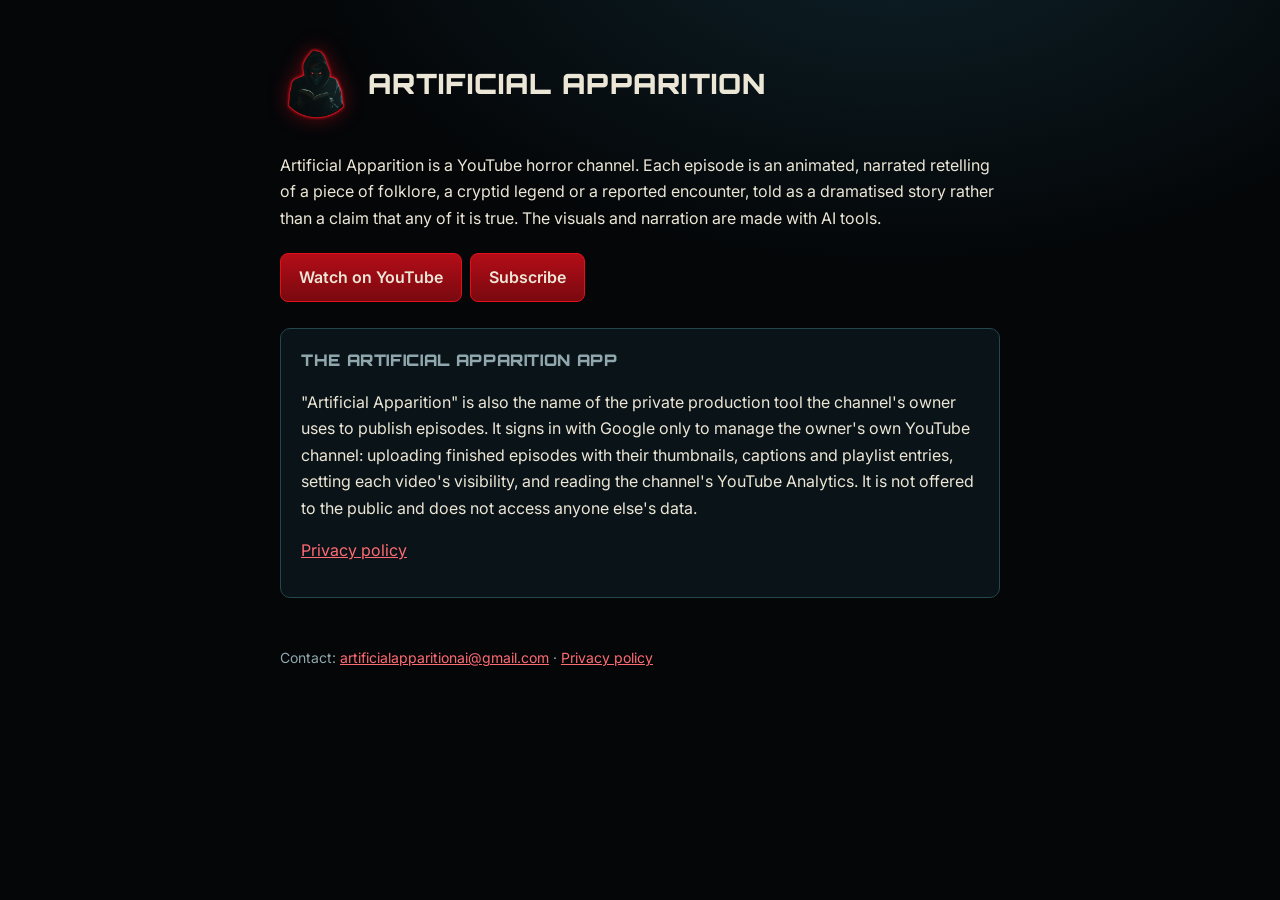
<file: index.html>
<!doctype html>
<html lang="en">
<head>
  <meta charset="utf-8">
  <meta name="viewport" content="width=device-width, initial-scale=1">
  <title>Artificial Apparition</title>
  <meta name="description" content="Artificial Apparition: animated retellings of folklore, cryptid legends and reported encounters on YouTube.">
  <link rel="icon" href="mascot.png">
  <link rel="preconnect" href="https://fonts.googleapis.com">
  <link rel="preconnect" href="https://fonts.gstatic.com" crossorigin>
  <link href="https://fonts.googleapis.com/css2?family=Orbitron:wght@900&family=Inter:wght@400;600&display=swap" rel="stylesheet">
  <link rel="stylesheet" href="style.css">
</head>
<body>
  <main>
    <header><img src="mascot.png" alt="Artificial Apparition mascot"><h1>Artificial Apparition</h1></header>
    <p>Artificial Apparition is a YouTube horror channel. Each episode is an animated, narrated retelling of a piece of folklore, a cryptid legend or a reported encounter, told as a dramatised story rather than a claim that any of it is true. The visuals and narration are made with AI tools.</p>
    <p><a class="btn" href="https://www.youtube.com/@ArtificialApparition">Watch on YouTube</a><a class="btn" href="https://www.youtube.com/channel/UCKYBq8rWYTdAkTmI_tVh1Zg?sub_confirmation=1">Subscribe</a></p>

    <div class="card">
      <h2 style="margin-top:0">The Artificial Apparition app</h2>
      <p>"Artificial Apparition" is also the name of the private production tool the channel's owner uses to publish episodes. It signs in with Google only to manage the owner's own YouTube channel: uploading finished episodes with their thumbnails, captions and playlist entries, setting each video's visibility, and reading the channel's YouTube Analytics. It is not offered to the public and does not access anyone else's data.</p>
      <p><a href="privacy.html">Privacy policy</a></p>
    </div>

    <footer>Contact: <a href="mailto:artificialapparitionai@gmail.com">artificialapparitionai@gmail.com</a> · <a href="privacy.html">Privacy policy</a></footer>
  </main>
</body>
</html>
</file>
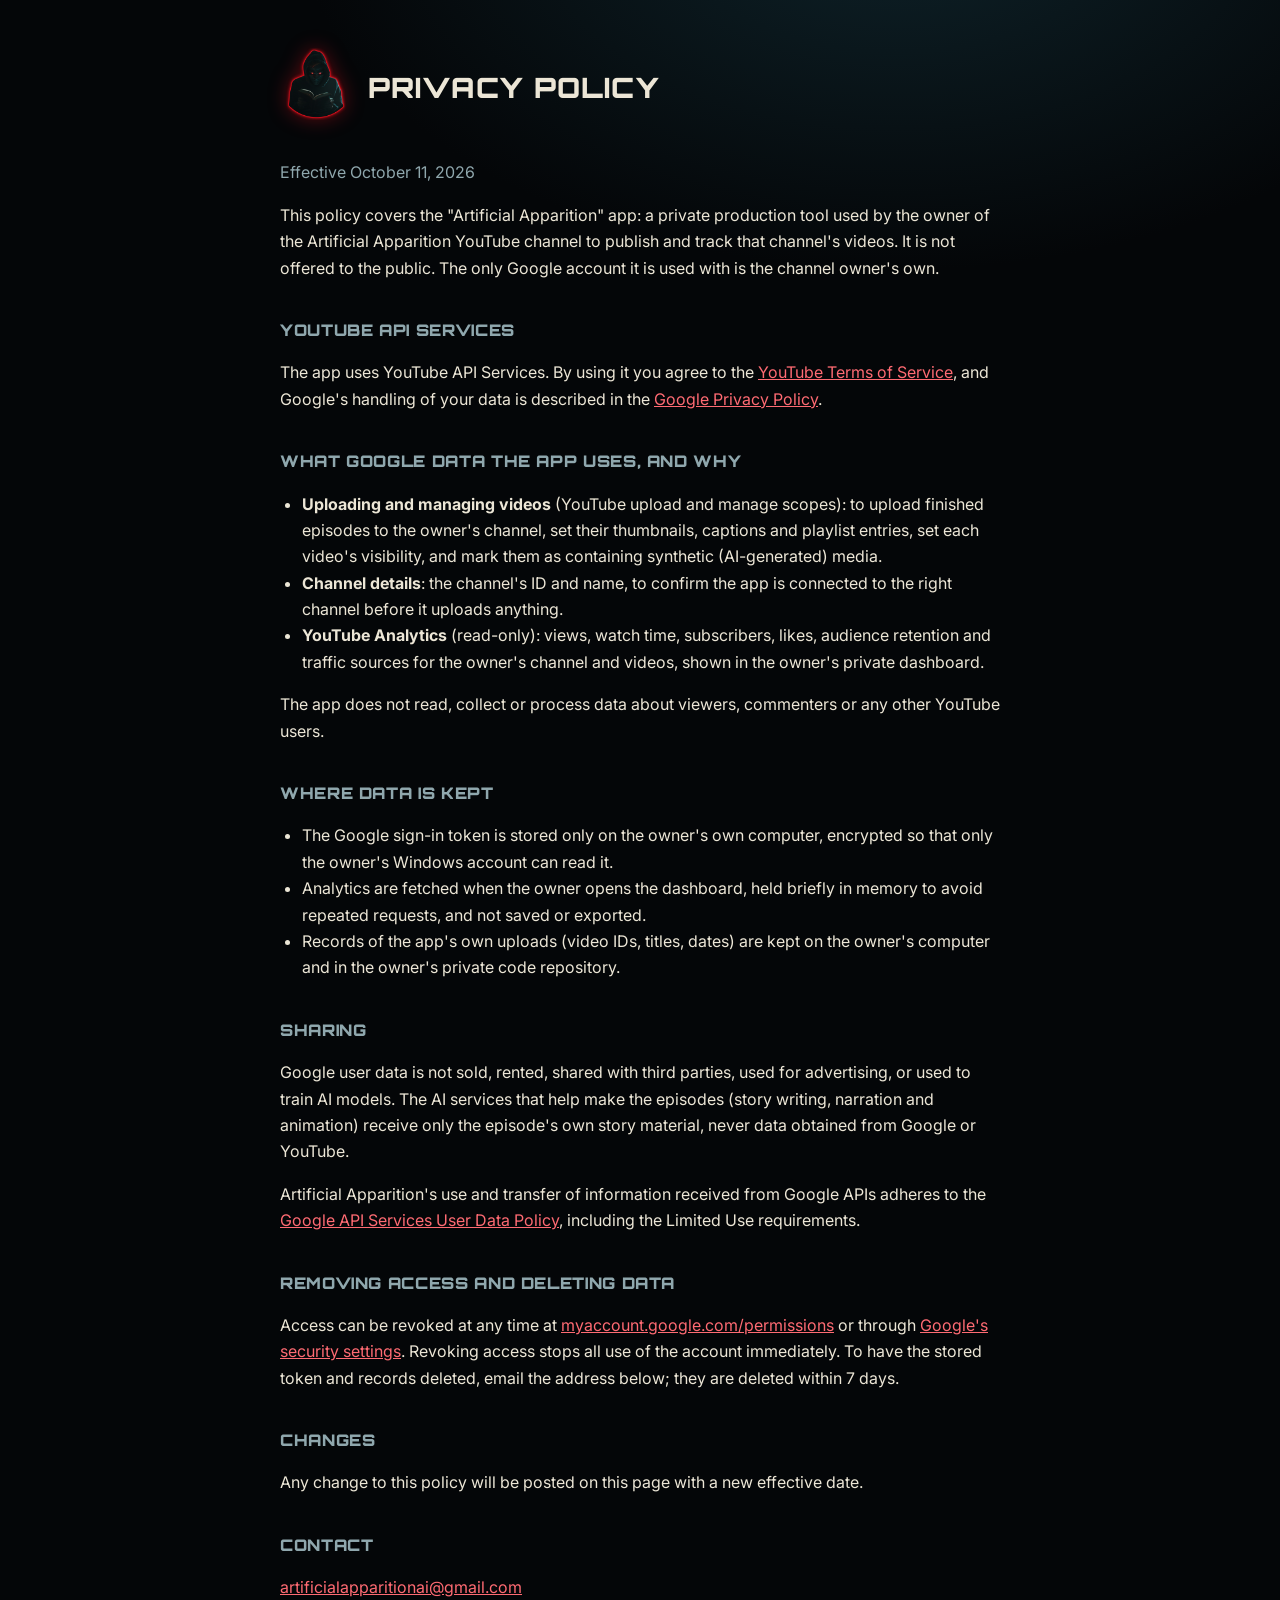
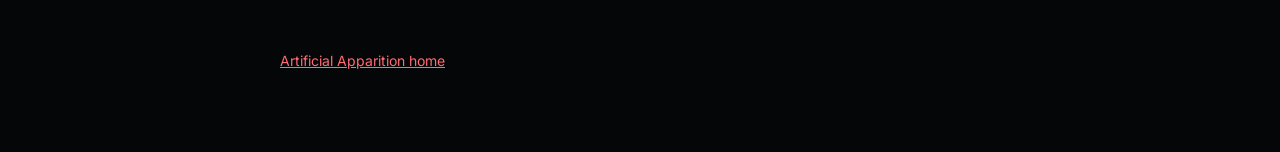
<file: privacy.html>
<!doctype html>
<html lang="en">
<head>
  <meta charset="utf-8">
  <meta name="viewport" content="width=device-width, initial-scale=1">
  <title>Privacy Policy</title>
  <meta name="description" content="How the Artificial Apparition app uses Google and YouTube data.">
  <link rel="icon" href="mascot.png">
  <link rel="preconnect" href="https://fonts.googleapis.com">
  <link rel="preconnect" href="https://fonts.gstatic.com" crossorigin>
  <link href="https://fonts.googleapis.com/css2?family=Orbitron:wght@900&family=Inter:wght@400;600&display=swap" rel="stylesheet">
  <link rel="stylesheet" href="style.css">
</head>
<body>
  <main>
    <header><a href="./"><img src="mascot.png" alt="Artificial Apparition mascot"></a><h1>Privacy Policy</h1></header>
    <p class="muted">Effective October 11, 2026</p>

    <p>This policy covers the "Artificial Apparition" app: a private production tool used by the owner of the Artificial Apparition YouTube channel to publish and track that channel's videos. It is not offered to the public. The only Google account it is used with is the channel owner's own.</p>

    <h2>YouTube API Services</h2>
    <p>The app uses YouTube API Services. By using it you agree to the <a href="https://www.youtube.com/t/terms">YouTube Terms of Service</a>, and Google's handling of your data is described in the <a href="https://policies.google.com/privacy">Google Privacy Policy</a>.</p>

    <h2>What Google data the app uses, and why</h2>
    <ul>
      <li><b>Uploading and managing videos</b> (YouTube upload and manage scopes): to upload finished episodes to the owner's channel, set their thumbnails, captions and playlist entries, set each video's visibility, and mark them as containing synthetic (AI-generated) media.</li>
      <li><b>Channel details</b>: the channel's ID and name, to confirm the app is connected to the right channel before it uploads anything.</li>
      <li><b>YouTube Analytics</b> (read-only): views, watch time, subscribers, likes, audience retention and traffic sources for the owner's channel and videos, shown in the owner's private dashboard.</li>
    </ul>
    <p>The app does not read, collect or process data about viewers, commenters or any other YouTube users.</p>

    <h2>Where data is kept</h2>
    <ul>
      <li>The Google sign-in token is stored only on the owner's own computer, encrypted so that only the owner's Windows account can read it.</li>
      <li>Analytics are fetched when the owner opens the dashboard, held briefly in memory to avoid repeated requests, and not saved or exported.</li>
      <li>Records of the app's own uploads (video IDs, titles, dates) are kept on the owner's computer and in the owner's private code repository.</li>
    </ul>

    <h2>Sharing</h2>
    <p>Google user data is not sold, rented, shared with third parties, used for advertising, or used to train AI models. The AI services that help make the episodes (story writing, narration and animation) receive only the episode's own story material, never data obtained from Google or YouTube.</p>
    <p>Artificial Apparition's use and transfer of information received from Google APIs adheres to the <a href="https://developers.google.com/terms/api-services-user-data-policy">Google API Services User Data Policy</a>, including the Limited Use requirements.</p>

    <h2>Removing access and deleting data</h2>
    <p>Access can be revoked at any time at <a href="https://myaccount.google.com/permissions">myaccount.google.com/permissions</a> or through <a href="https://security.google.com/settings/security/permissions">Google's security settings</a>. Revoking access stops all use of the account immediately. To have the stored token and records deleted, email the address below; they are deleted within 7 days.</p>

    <h2>Changes</h2>
    <p>Any change to this policy will be posted on this page with a new effective date.</p>

    <h2>Contact</h2>
    <p><a href="mailto:artificialapparitionai@gmail.com">artificialapparitionai@gmail.com</a></p>

    <footer><a href="./">Artificial Apparition home</a></footer>
  </main>
</body>
</html>
</file>
<file: style.css>
:root { --ink: #040608; --night: #0a1317; --teal: #24464e; --mist: #8fa7ad; --bone: #ece6d6; --blood: #e3101c; }
* { box-sizing: border-box; }
html, body { margin: 0; }
body { background: radial-gradient(1000px 600px at 70% -10%, #0e2229 0%, var(--ink) 60%) fixed, var(--ink); color: var(--bone); font: 16px/1.65 'Inter', 'Segoe UI', system-ui, sans-serif; }
main { max-width: 760px; margin: 0 auto; padding: 48px 20px 80px; }
header { display: flex; align-items: center; gap: 16px; margin-bottom: 32px; }
header img { width: 72px; height: 72px; filter: drop-shadow(0 0 10px #e3101c66); }
h1, h2 { font-family: 'Orbitron', 'Segoe UI', sans-serif; font-weight: 900; letter-spacing: .04em; }
h1 { font-size: 28px; margin: 0; text-transform: uppercase; }
h2 { font-size: 16px; text-transform: uppercase; color: var(--mist); margin: 36px 0 8px; }
a { color: #ff6b73; }
.card { background: var(--night); border: 1px solid var(--teal); border-radius: 10px; padding: 18px 20px; margin: 20px 0; }
.btn { display: inline-block; background: linear-gradient(180deg, #b30d17, #7a0910); border: 1px solid var(--blood); color: var(--bone); text-decoration: none; padding: 10px 18px; border-radius: 8px; font-weight: 600; margin: 6px 8px 6px 0; }
.muted { color: var(--mist); }
ul { padding-left: 22px; }
footer { margin-top: 48px; font-size: 14px; color: var(--mist); }
</file>
